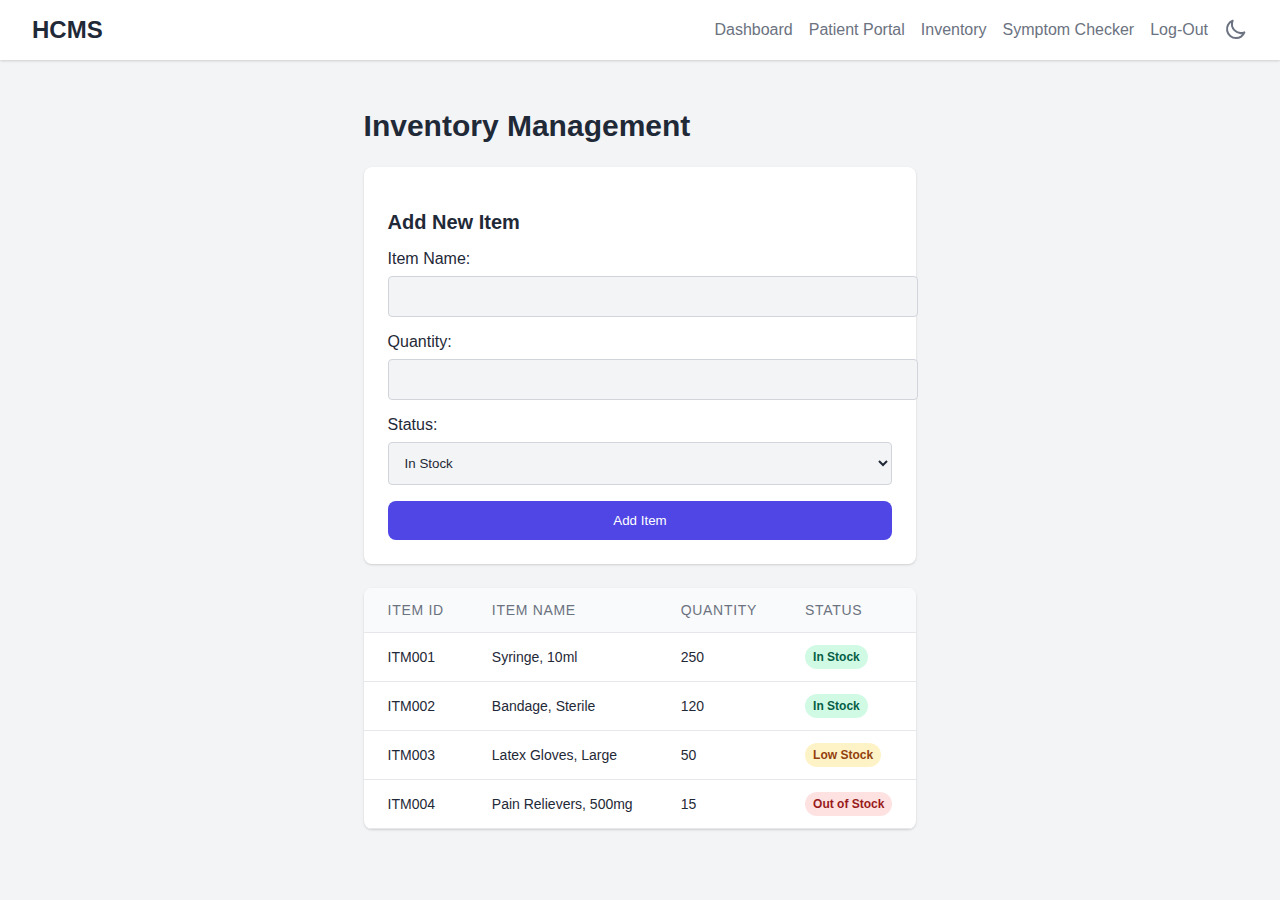
<file: HospitalClinicManagementSystem/inventory.html>
<!DOCTYPE html>
<html lang="en">
<head>
    <meta charset="UTF-8">
    <meta name="viewport" content="width=device-width, initial-scale=1.0">
    <title>Inventory Management - HCMS</title>
    <style>
        :root {
            --primary-color: #4f46e5;
            --primary-hover-color: #4338ca;
            --background-color: #f3f4f6;
            --card-background-color: #ffffff;
            --text-color-primary: #1f2937;
            --text-color-secondary: #6b7280;
            --success-bg: #d1fae5;
            --success-text: #065f46;
            --error-bg: #fee2e2;
            --error-text: #991b1b;
        }

        body {
            font-family: 'Inter', sans-serif;
            background-color: var(--background-color);
            display: flex;
            flex-direction: column;
            min-height: 100vh;
            margin: 0;
            color: var(--text-color-primary);
            transition: all 0.3s ease;
        }

        body.dark-mode {
            --background-color: #1f2937;
            --card-background-color: #374151;
            --text-color-primary: #f3f4f6;
            --text-color-secondary: #d1d5db;
        }

        .main-container {
            width: 100%;
            max-width: 28rem;
            background-color: var(--card-background-color);
            border-radius: 0.75rem;
            box-shadow: 0 20px 25px -5px rgba(0, 0, 0, 0.1), 0 10px 10px -5px rgba(0, 0, 0, 0.04);
            padding: 2rem;
            display: flex;
            flex-direction: column;
            gap: 1.5rem;
            margin: auto;
        }

        .header {
            background-color: var(--card-background-color);
            box-shadow: 0 1px 3px 0 rgba(0, 0, 0, 0.1), 0 1px 2px 0 rgba(0, 0, 0, 0.06);
            padding: 1rem;
            text-align: center;
        }

        .header .header-content {
            max-width: 100%;
            margin: 0 auto;
            display: flex;
            justify-content: space-between;
            align-items: center;
            padding-left: 1rem;
            padding-right: 1rem;
        }

        .header h1 {
            font-size: 1.5rem;
            font-weight: 700;
            color: var(--text-color-primary);
            margin: 0;
        }

        .header nav {
            display: flex;
            align-items: center;
            gap: 1rem;
        }

        .header nav a {
            color: var(--text-color-secondary);
            transition: color 200ms ease-in-out;
            text-decoration: none;
        }

        .header nav a:hover {
            color: var(--text-color-primary);
        }

        .header nav button {
            background-color: transparent;
            border: none;
            padding: 0;
            cursor: pointer;
            color: var(--text-color-secondary);
        }

        .header nav button:hover {
            color: var(--text-color-primary);
        }

        .main-content {
            max-width: 100%;
            margin: 0 auto;
            padding: 1.5rem;
        }

        .main-content h2 {
            font-size: 1.875rem;
            font-weight: 700;
            margin-bottom: 1.5rem;
            color: var(--text-color-primary);
        }
        
        .add-item-form-container {
            background-color: var(--card-background-color);
            box-shadow: 0 1px 3px 0 rgba(0, 0, 0, 0.1), 0 1px 2px 0 rgba(0, 0, 0, 0.06);
            border-radius: 0.5rem;
            padding: 1.5rem;
            margin-bottom: 1.5rem;
        }

        .add-item-form h3 {
            font-size: 1.25rem;
            font-weight: 600;
            margin-bottom: 1rem;
        }

        .form-group {
            margin-bottom: 1rem;
        }

        .form-group label {
            display: block;
            margin-bottom: 0.5rem;
            font-weight: 500;
        }

        .form-group input,
        .form-group select {
            width: 100%;
            padding: 0.75rem;
            border-radius: 0.25rem;
            border: 1px solid #d1d5db;
            background-color: var(--background-color);
            color: var(--text-color-primary);
        }

        .form-group input:focus,
        .form-group select:focus {
            outline: 2px solid var(--primary-color);
            border-color: transparent;
        }

        .submit-btn {
            background-color: var(--primary-color);
            color: white;
            border: none;
            padding: 0.75rem 1.5rem;
            border-radius: 0.5rem;
            width: 100%;
            cursor: pointer;
            transition: background-color 0.2s;
        }

        .submit-btn:hover {
            background-color: var(--primary-hover-color);
        }

        .table-container {
            background-color: var(--card-background-color);
            box-shadow: 0 1px 3px 0 rgba(0, 0, 0, 0.1), 0 1px 2px 0 rgba(0, 0, 0, 0.06);
            border-radius: 0.5rem;
            overflow: hidden;
        }

        .data-table {
            width: 100%;
            border-collapse: collapse;
        }

        .data-table thead {
            background-color: #f9fafb;
        }

        .data-table th, .data-table td {
            padding: 0.75rem 1.5rem;
            text-align: left;
            font-size: 0.875rem;
            line-height: 1.25rem;
            border-bottom: 1px solid #e5e7eb;
        }

        .data-table th {
            font-weight: 500;
            color: #6b7280;
            text-transform: uppercase;
            letter-spacing: 0.05em;
        }

        .data-table td {
            color: #1f2937;
            font-weight: 500;
        }

        .data-table tbody tr:hover {
            background-color: #f3f4f6;
        }

        .status-badge {
            display: inline-flex;
            padding: 0.25rem 0.5rem;
            border-radius: 9999px;
            font-size: 0.75rem;
            font-weight: 600;
            line-height: 1rem;
        }

        .status-badge.green {
            background-color: #d1fae5;
            color: #065f46;
        }

        .status-badge.yellow {
            background-color: #fef3c7;
            color: #92400e;
        }

        .status-badge.red {
            background-color: #fee2e2;
            color: #991b1b;
        }

        .dark-mode-toggle {
            padding: 0.5rem;
            border-radius: 9999px;
            color: #6b7280;
            background-color: transparent;
            border: none;
            cursor: pointer;
        }

        .dark-mode-toggle:hover {
            background-color: #f3f4f6;
        }

        .dark-mode-toggle svg {
            height: 1.5rem;
            width: 1.5rem;
            stroke: currentColor;
            fill: none;
        }
    </style>
</head>
<body>

    <header class="header">
        <div class="header-content">
            <h1>HCMS</h1>
            <nav>
                <a href="staff-dashboard.html">Dashboard</a>
                <a href="patient-portal.html">Patient Portal</a>
                <a href="inventory.html">Inventory</a>
                <a href="symptom-checker.html">Symptom Checker</a>
                <a href="index.html">Log-Out</a>
                <button id="dark-mode-toggle" class="dark-mode-toggle">
                    <svg viewBox="0 0 24 24">
                        <path stroke-linecap="round" stroke-linejoin="round" stroke-width="2" d="M20.354 15.354A9 9 0 018.646 3.646 9.003 9.003 0 0012 21a9.003 9.003 0 008.354-5.646z" />
                    </svg>
                </button>
            </nav>
        </div>
    </header>

    <main class="main-content">
        <div>
            <h2>Inventory Management</h2>
            
            <!-- Form to add new inventory items -->
            <div class="add-item-form-container">
                <form id="add-item-form" class="add-item-form">
                    <h3>Add New Item</h3>
                    <div class="form-group">
                        <label for="item-name">Item Name:</label>
                        <input type="text" id="item-name" required>
                    </div>
                    <div class="form-group">
                        <label for="item-quantity">Quantity:</label>
                        <input type="number" id="item-quantity" required>
                    </div>
                    <div class="form-group">
                        <label for="item-status">Status:</label>
                        <select id="item-status" required>
                            <option value="green">In Stock</option>
                            <option value="yellow">Low Stock</option>
                            <option value="red">Out of Stock</option>
                        </select>
                    </div>
                    <button type="submit" class="submit-btn">Add Item</button>
                </form>
            </div>

            <!-- Inventory table -->
            <div class="table-container">
                <table class="data-table">
                    <thead>
                        <tr>
                            <th>Item ID</th>
                            <th>Item Name</th>
                            <th>Quantity</th>
                            <th>Status</th>
                        </tr>
                    </thead>
                    <tbody id="inventory-table-body">
                        <tr>
                            <td>ITM001</td>
                            <td>Syringe, 10ml</td>
                            <td>250</td>
                            <td><span class="status-badge green">In Stock</span></td>
                        </tr>
                        <tr>
                            <td>ITM002</td>
                            <td>Bandage, Sterile</td>
                            <td>120</td>
                            <td><span class="status-badge green">In Stock</span></td>
                        </tr>
                        <tr>
                            <td>ITM003</td>
                            <td>Latex Gloves, Large</td>
                            <td>50</td>
                            <td><span class="status-badge yellow">Low Stock</span></td>
                        </tr>
                        <tr>
                            <td>ITM004</td>
                            <td>Pain Relievers, 500mg</td>
                            <td>15</td>
                            <td><span class="status-badge red">Out of Stock</span></td>
                        </tr>
                    </tbody>
                </table>
            </div>
        </div>
    </main>
    
    <script>
        // Get references to the form and table body
        const addItemForm = document.getElementById('add-item-form');
        const inventoryTableBody = document.getElementById('inventory-table-body');
        
        // Add a submit event listener to the form
        addItemForm.addEventListener('submit', (e) => {
            // Prevent the default form submission behavior
            e.preventDefault();

            // Get values from the form inputs
            const itemName = document.getElementById('item-name').value;
            const itemQuantity = document.getElementById('item-quantity').value;
            const itemStatus = document.getElementById('item-status').value;

            // Check if any fields are empty
            if (!itemName || !itemQuantity) {
                // In a real application, you'd show an error message to the user here.
                console.error("All fields must be filled out.");
                return;
            }

            // Get the current number of rows to generate a new item ID
            const newIdNumber = inventoryTableBody.rows.length + 1;
            const newItemId = `ITM${String(newIdNumber).padStart(3, '0')}`;
            
            // Create a new table row element
            const newRow = document.createElement('tr');
            
            // Create table cells for the new item's data
            const idCell = document.createElement('td');
            idCell.textContent = newItemId;
            
            const nameCell = document.createElement('td');
            nameCell.textContent = itemName;

            const quantityCell = document.createElement('td');
            quantityCell.textContent = itemQuantity;
            
            const statusCell = document.createElement('td');
            const statusBadge = document.createElement('span');
            statusBadge.classList.add('status-badge', itemStatus);
            
            // Set the text for the status badge based on the selected value
            if (itemStatus === 'green') {
                statusBadge.textContent = 'In Stock';
            } else if (itemStatus === 'yellow') {
                statusBadge.textContent = 'Low Stock';
            } else {
                statusBadge.textContent = 'Out of Stock';
            }
            statusCell.appendChild(statusBadge);

            // Append the new cells to the new row
            newRow.appendChild(idCell);
            newRow.appendChild(nameCell);
            newRow.appendChild(quantityCell);
            newRow.appendChild(statusCell);
            
            // Append the new row to the table body
            inventoryTableBody.appendChild(newRow);
            
            // Reset the form for the next entry
            addItemForm.reset();
        });

        // Dark mode toggle functionality
        const darkModeToggle = document.getElementById('dark-mode-toggle');
        const body = document.body;
        
        darkModeToggle.addEventListener('click', () => {
            body.classList.toggle('dark-mode');
        });

    </script>

</body>
</html>
</file>
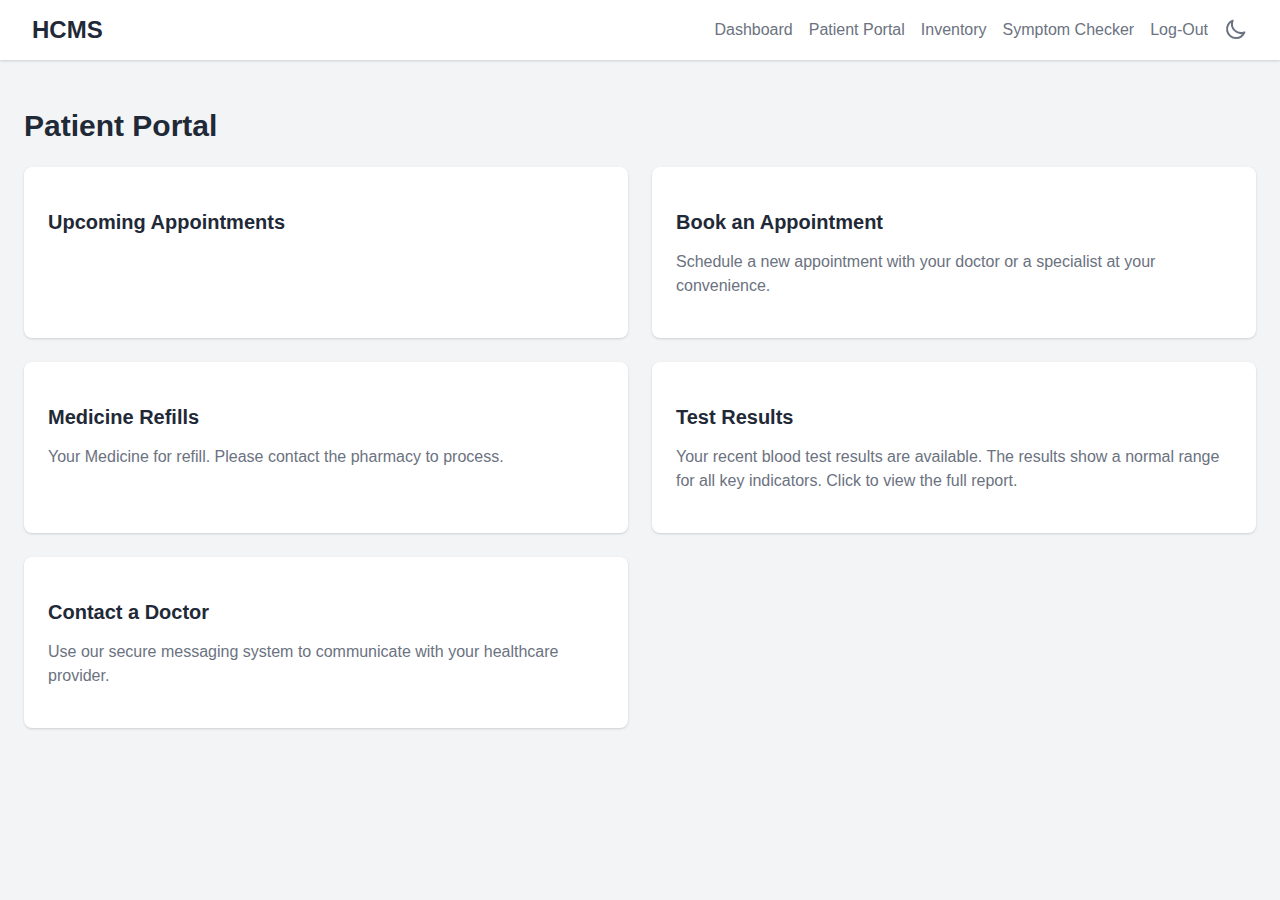
<file: HospitalClinicManagementSystem/patient-portal.html>
<!DOCTYPE html>
<html lang="en">
<head>
    <meta charset="UTF-8">
    <meta name="viewport" content="width=device-width, initial-scale=1.0">
    <title>Patient Portal - HCMS</title>
    <style>
        :root {
            --primary-color: #4f46e5;
            --primary-hover-color: #4338ca;
            --background-color: #f3f4f6;
            --card-background-color: #ffffff;
            --text-color-primary: #1f2937;
            --text-color-secondary: #6b7280;
            --success-bg: #d1fae5;
            --success-text: #065f46;
            --error-bg: #fee2e2;
            --error-text: #991b1b;
            --modal-bg: rgba(0, 0, 0, 0.5);
        }

        body {
            font-family: 'Inter', sans-serif;
            background-color: var(--background-color);
            display: flex;
            flex-direction: column;
            min-height: 100vh;
            margin: 0;
            color: var(--text-color-primary);
            transition: all 0.3s ease;
        }

        body.dark-mode {
            --background-color: #1f2937;
            --card-background-color: #374151;
            --text-color-primary: #f3f4f6;
            --text-color-secondary: #d1d5db;
        }
        
        .main-container {
            width: 100%;
            max-width: 28rem;
            background-color: var(--card-background-color);
            border-radius: 0.75rem;
            box-shadow: 0 20px 25px -5px rgba(0, 0, 0, 0.1), 0 10px 10px -5px rgba(0, 0, 0, 0.04);
            padding: 2rem;
            display: flex;
            flex-direction: column;
            gap: 1.5rem;
            margin: auto;
        }
        
        .header {
            background-color: var(--card-background-color);
            box-shadow: 0 1px 3px 0 rgba(0, 0, 0, 0.1), 0 1px 2px 0 rgba(0, 0, 0, 0.06);
            padding: 1rem;
            text-align: center;
        }

        .header .header-content {
            max-width: 100%;
            margin: 0 auto;
            display: flex;
            justify-content: space-between;
            align-items: center;
            padding-left: 1rem;
            padding-right: 1rem;
        }
        
        .header h1 {
            font-size: 1.5rem;
            font-weight: 700;
            color: var(--text-color-primary);
            margin: 0;
        }
        
        .header nav {
            display: flex;
            align-items: center;
            gap: 1rem;
        }
        
        .header nav a {
            color: var(--text-color-secondary);
            transition: color 200ms ease-in-out;
            text-decoration: none;
        }

        .header nav a:hover {
            color: var(--text-color-primary);
        }

        .header nav button {
            background-color: transparent;
            border: none;
            padding: 0;
            cursor: pointer;
            color: var(--text-color-secondary);
        }
        
        .header nav button:hover {
            color: var(--text-color-primary);
        }

        .main-content {
            max-width: 100%;
            margin: 0 auto;
            padding: 1.5rem;
        }
        
        .main-content h2 {
            font-size: 1.875rem;
            font-weight: 700;
            margin-bottom: 1.5rem;
            color: var(--text-color-primary);
        }

        .card-grid {
            display: grid;
            gap: 1.5rem;
            grid-template-columns: repeat(1, minmax(0, 1fr));
        }

        @media (min-width: 640px) {
            .card-grid {
                grid-template-columns: repeat(2, minmax(0, 1fr));
            }
        }
        
        .card {
            background-color: var(--card-background-color);
            padding: 1.5rem;
            border-radius: 0.5rem;
            box-shadow: 0 1px 3px 0 rgba(0, 0, 0, 0.1), 0 1px 2px 0 rgba(0, 0, 0, 0.06);
            cursor: pointer;
            transition: transform 0.2s;
        }
        
        .card:hover {
            transform: translateY(-5px);
        }

        .card h3 {
            font-size: 1.25rem;
            font-weight: 600;
            margin-bottom: 0.5rem;
            color: var(--text-color-primary);
        }
        
        .card p {
            color: var(--text-color-secondary);
            line-height: 1.5rem;
        }
        
        /* Modal styles */
        .modal-overlay {
            position: fixed;
            top: 0;
            left: 0;
            width: 100%;
            height: 100%;
            background-color: var(--modal-bg);
            display: flex;
            justify-content: center;
            align-items: center;
            visibility: hidden;
            opacity: 0;
            transition: visibility 0s, opacity 0.3s;
            z-index: 1000;
        }

        .modal-overlay.visible {
            visibility: visible;
            opacity: 1;
        }

        .modal-content {
            background-color: var(--card-background-color);
            padding: 2rem;
            border-radius: 0.75rem;
            width: 90%;
            max-width: 400px;
            box-shadow: 0 25px 50px -12px rgba(0, 0, 0, 0.25);
            position: relative;
        }
        
        .modal-header {
            display: flex;
            justify-content: space-between;
            align-items: center;
            margin-bottom: 1.5rem;
        }

        .modal-header h3 {
            margin: 0;
        }
        
        .modal-close-btn {
            background: none;
            border: none;
            font-size: 1.5rem;
            cursor: pointer;
            color: var(--text-color-secondary);
        }
        
        .form-group {
            margin-bottom: 1rem;
        }
        
        .form-group label {
            display: block;
            margin-bottom: 0.5rem;
            color: var(--text-color-primary);
        }
        
        .form-group select,
        .form-group input {
            width: 100%;
            padding: 0.75rem;
            border-radius: 0.25rem;
            border: 1px solid #d1d5db;
            background-color: var(--card-background-color);
            color: var(--text-color-primary);
        }

        .form-group select:focus,
        .form-group input:focus {
            outline: 2px solid var(--primary-color);
            border-color: transparent;
        }
        
        .submit-btn {
            background-color: var(--primary-color);
            color: white;
            border: none;
            padding: 0.75rem 1.5rem;
            border-radius: 0.5rem;
            width: 100%;
            cursor: pointer;
            transition: background-color 0.2s;
        }

        .submit-btn:hover {
            background-color: var(--primary-hover-color);
        }

        /* Message box styles */
        #message-box {
            position: fixed;
            bottom: 1rem;
            left: 50%;
            transform: translateX(-50%);
            padding: 1rem 1.5rem;
            border-radius: 0.5rem;
            box-shadow: 0 4px 6px -1px rgba(0, 0, 0, 0.1), 0 2px 4px -1px rgba(0, 0, 0, 0.06);
            display: none;
            z-index: 1001;
        }

        #message-box.success {
            background-color: var(--success-bg);
            color: var(--success-text);
        }
        
        #message-box.error {
            background-color: var(--error-bg);
            color: var(--error-text);
        }

        /* Toggle styles for appointments list */
        #upcoming-appointments-list.collapsed {
            max-height: 0;
            overflow: hidden;
            padding: 0;
            margin: 0;
            opacity: 0;
            transition: max-height 0.3s ease-out, padding 0.3s ease-out, opacity 0.3s ease-out;
        }

        #upcoming-appointments-list:not(.collapsed) {
            max-height: 500px; /* A value large enough for a smooth transition */
            opacity: 1;
            padding-top: 0.5rem;
            padding-bottom: 0.5rem;
            transition: max-height 0.3s ease-in, padding 0.3s ease-in, opacity 0.3s ease-in;
        }
        
    </style>
</head>
<body>

    <!-- This is the main header section -->
    <header class="header">
        <div class="header-content">
            <h1>HCMS</h1>
            <nav>
                <a href="staff-dashboard.html">Dashboard</a>
                <a href="patient-portal.html">Patient Portal</a>
                <a href="inventory.html">Inventory</a>
                <a href="symptom-checker.html">Symptom Checker</a>
                <a href="index.html">Log-Out</a>
                <button id="dark-mode-toggle" class="dark-mode-toggle">
                    <svg xmlns="http://www.w3.org/2000/svg" width="24" height="24" viewBox="0 0 24 24" fill="none" stroke="currentColor" stroke-width="2" stroke-linecap="round" stroke-linejoin="round">
                        <path d="M20.354 15.354A9 9 0 018.646 3.646 9.003 9.003 0 0012 21a9.003 9.003 0 008.354-5.646z" />
                    </svg>
                </button>
            </nav>
        </div>
    </header>

    <!-- This is the main content area for the patient portal -->
    <main class="main-content">
        <div class="px-4 py-6">
            <h2>Patient Portal</h2>
            <div class="card-grid">
                
                <!-- Card for Upcoming Appointments -->
                <div class="card" id="upcoming-appointments-card">
                    <h3>Upcoming Appointments</h3>
                    <!-- This is where the appointments will be displayed -->
                    <div id="upcoming-appointments-list" class="collapsed">
                        <p>No upcoming appointments.</p>
                    </div>
                </div>
                
                <!-- Card for Booking an Appointment -->
                <div class="card" id="book-appointment-card">
                    <h3>Book an Appointment</h3>
                    <p>Schedule a new appointment with your doctor or a specialist at your convenience.</p>
                </div>

                <!-- Card for Medicine Refills -->
                <div class="card">
                    <h3>Medicine Refills</h3>
                    <p>Your Medicine for refill. Please contact the pharmacy to process.</p>
                </div>

                <!-- Card for Test Results -->
                <div class="card">
                    <h3>Test Results</h3>
                    <!-- Updated with a demo result -->
                    <p>Your recent blood test results are available. The results show a normal range for all key indicators. Click to view the full report.</p>
                </div>

                <!-- Card for Contacting a Doctor -->
                <div class="card">
                    <h3>Contact a Doctor</h3>
                    <p>Use our secure messaging system to communicate with your healthcare provider.</p>
                </div>
                
            </div>
        </div>
    </main>

    <!-- Appointment Booking Modal -->
    <div class="modal-overlay" id="booking-modal">
        <div class="modal-content">
            <div class="modal-header">
                <h3>Book an Appointment</h3>
                <button class="modal-close-btn" id="close-modal-btn">&times;</button>
            </div>
            <form id="booking-form">
                <div class="form-group">
                    <label for="doctor-select">Select Doctor:</label>
                    <select id="doctor-select" required>
                        <option value="">-- Choose a doctor --</option>
                        <option value="Dr. Smith">Dr. Smith</option>
                        <option value="Dr. Jones">Dr. Jones</option>
                        <option value="Dr. Williams">Dr. Williams</option>
                    </select>
                </div>
                <div class="form-group">
                    <label for="appointment-date">Select Date:</label>
                    <input type="date" id="appointment-date" required>
                </div>
                <div class="form-group">
                    <label for="appointment-time">Select Time:</label>
                    <input type="time" id="appointment-time" required>
                </div>
                <button type="submit" class="submit-btn">Book Appointment</button>
            </form>
        </div>
    </div>

    <!-- Custom message box for success/error messages -->
    <div id="message-box" role="status"></div>

    <script>
        // Get references to elements
        const darkModeToggle = document.getElementById('dark-mode-toggle');
        const body = document.body;
        const bookAppointmentCard = document.getElementById('book-appointment-card');
        const upcomingAppointmentsCard = document.getElementById('upcoming-appointments-card');
        const upcomingAppointmentsList = document.getElementById('upcoming-appointments-list');
        const bookingModal = document.getElementById('booking-modal');
        const closeModalBtn = document.getElementById('close-modal-btn');
        const bookingForm = document.getElementById('booking-form');
        const messageBox = document.getElementById('message-box');

        // Store appointments in a simple array
        let appointments = [];

        // Dark mode toggle functionality
        darkModeToggle.addEventListener('click', () => {
            body.classList.toggle('dark-mode');
        });

        // Show the booking modal
        bookAppointmentCard.addEventListener('click', () => {
            bookingModal.classList.add('visible');
        });

        // Hide the booking modal
        closeModalBtn.addEventListener('click', () => {
            bookingModal.classList.remove('visible');
        });

        // Toggle the upcoming appointments list visibility
        upcomingAppointmentsCard.addEventListener('click', () => {
            upcomingAppointmentsList.classList.toggle('collapsed');
        });

        // Function to render the list of appointments
        function renderAppointments() {
            // Clear the existing list
            upcomingAppointmentsList.innerHTML = '';

            if (appointments.length === 0) {
                upcomingAppointmentsList.innerHTML = '<p>No upcoming appointments.</p>';
            } else {
                appointments.forEach(appointment => {
                    const p = document.createElement('p');
                    p.textContent = `You have a check-up with ${appointment.doctor} on ${appointment.date} at ${appointment.time}.`;
                    upcomingAppointmentsList.appendChild(p);
                });
            }
        }

        // Handle form submission
        bookingForm.addEventListener('submit', (e) => {
            e.preventDefault(); // Prevent default form submission

            const doctor = document.getElementById('doctor-select').value;
            const date = document.getElementById('appointment-date').value;
            const time = document.getElementById('appointment-time').value;

            // Simulate booking an appointment
            if (doctor && date && time) {
                // Add the new appointment to our array
                appointments.push({ doctor, date, time });
                
                // Update the display
                renderAppointments();

                showMessage(`Appointment booked successfully with ${doctor} on ${date} at ${time}.`, 'success');
                bookingForm.reset();
                bookingModal.classList.remove('visible');
            } else {
                showMessage('Please fill out all the fields.', 'error');
            }
        });

        // Function to show a custom message box
        function showMessage(message, type) {
            messageBox.textContent = message;
            messageBox.className = ''; // Clear previous classes
            messageBox.classList.add(type);
            messageBox.style.display = 'block';

            setTimeout(() => {
                messageBox.style.display = 'none';
            }, 3000); // Hide after 3 seconds
        }
        
        // Initial render when the page loads
        document.addEventListener('DOMContentLoaded', () => {
             renderAppointments();
        });
    </script>
</body>
</html>
</file>
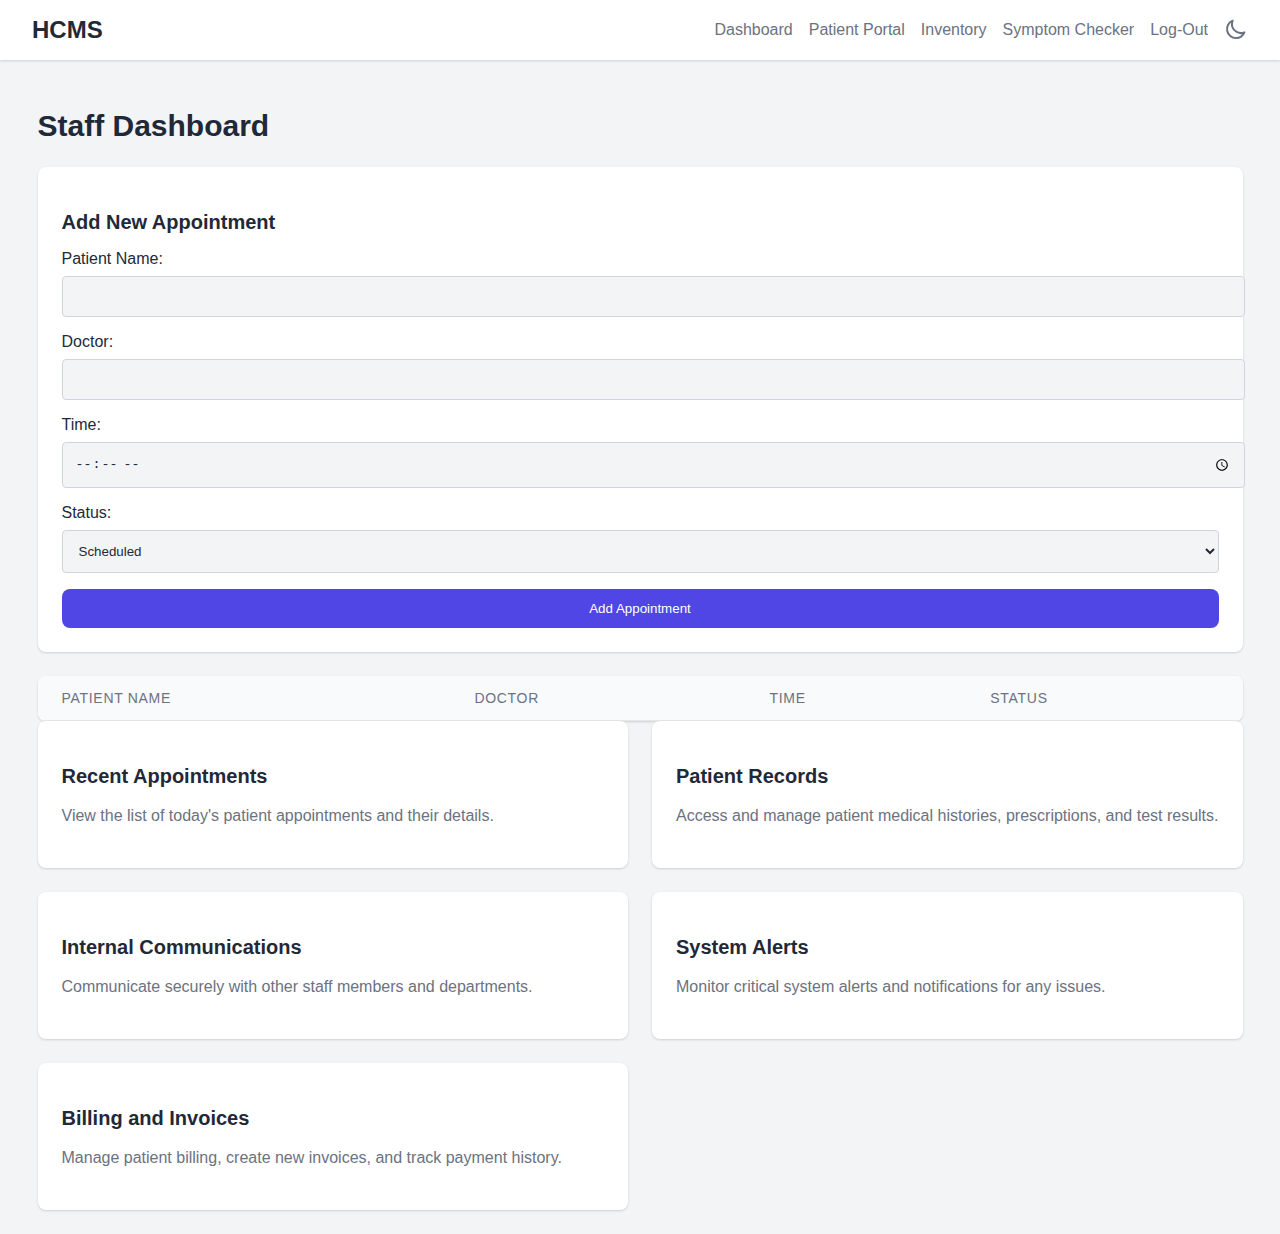
<file: HospitalClinicManagementSystem/staff-dashboard.html>
<!DOCTYPE html>
<html lang="en">
<head>
    <meta charset="UTF-8">
    <meta name="viewport" content="width=device-width, initial-scale=1.0">
    <title>Staff Dashboard - HCMS</title>
    <style>
        :root {
            --primary-color: #4f46e5;
            --primary-hover-color: #4338ca;
            --background-color: #f3f4f6;
            --card-background-color: #ffffff;
            --text-color-primary: #1f2937;
            --text-color-secondary: #6b7280;
            --success-bg: #d1fae5;
            --success-text: #065f46;
            --error-bg: #fee2e2;
            --error-text: #991b1b;
        }

        body {
            font-family: 'Inter', sans-serif;
            background-color: var(--background-color);
            display: flex;
            flex-direction: column;
            min-height: 100vh;
            margin: 0;
            color: var(--text-color-primary);
            transition: all 0.3s ease;
        }

        .dark-mode {
            --background-color: #1f2937;
            --card-background-color: #374151;
            --text-color-primary: #f3f4f6;
            --text-color-secondary: #d1d5db;
        }
        
        .main-container {
            width: 100%;
            max-width: 28rem;
            background-color: var(--card-background-color);
            border-radius: 0.75rem;
            box-shadow: 0 20px 25px -5px rgba(0, 0, 0, 0.1), 0 10px 10px -5px rgba(0, 0, 0, 0.04);
            padding: 2rem;
            display: flex;
            flex-direction: column;
            gap: 1.5rem;
            margin: auto;
        }
        
        .header {
            background-color: var(--card-background-color);
            box-shadow: 0 1px 3px 0 rgba(0, 0, 0, 0.1), 0 1px 2px 0 rgba(0, 0, 0, 0.06);
            padding: 1rem;
            text-align: center;
        }
        
        .header .header-content {
            max-width: 100%;
            margin: 0 auto;
            display: flex;
            justify-content: space-between;
            align-items: center;
            padding-left: 1rem;
            padding-right: 1rem;
        }
        
        .header h1 {
            font-size: 1.5rem;
            font-weight: 700;
            color: var(--text-color-primary);
            margin: 0;
        }
        
        .header nav {
            display: flex;
            align-items: center;
            gap: 1rem;
        }

        .header nav a {
            color: var(--text-color-secondary);
            transition: color 200ms ease-in-out;
            text-decoration: none;
        }

        .header nav a:hover {
            color: var(--text-color-primary);
        }

        .header nav button {
            background-color: transparent;
            border: none;
            padding: 0;
            cursor: pointer;
            color: var(--text-color-secondary);
        }

        .header nav button:hover {
            color: var(--text-color-primary);
        }
        
        .main-content {
            max-width: 100%;
            margin: 0 auto;
            padding: 1.5rem;
        }

        .main-content h2 {
            font-size: 1.875rem;
            font-weight: 700;
            margin-bottom: 1.5rem;
            color: var(--text-color-primary);
        }
        
        .card-grid {
            display: grid;
            gap: 1.5rem;
            grid-template-columns: repeat(1, minmax(0, 1fr));
        }

        @media (min-width: 640px) {
            .card-grid {
                grid-template-columns: repeat(2, minmax(0, 1fr));
            }
        }
        
        .card {
            background-color: var(--card-background-color);
            padding: 1.5rem;
            border-radius: 0.5rem;
            box-shadow: 0 1px 3px 0 rgba(0, 0, 0, 0.1), 0 1px 2px 0 rgba(0, 0, 0, 0.06);
            transition: transform 0.2s ease-in-out;
            cursor: pointer;
        }

        .card:hover {
            transform: translateY(-5px);
        }

        .card h3 {
            font-size: 1.25rem;
            font-weight: 600;
            margin-bottom: 0.5rem;
            color: var(--text-color-primary);
        }
        
        .card p {
            color: var(--text-color-secondary);
            line-height: 1.5rem;
        }
        
        .dark-mode-toggle {
            padding: 0.5rem;
            border-radius: 9999px;
            color: #6b7280;
            background-color: transparent;
            border: none;
            cursor: pointer;
        }
        
        .dark-mode-toggle:hover {
            background-color: #f3f4f6;
        }

        .dark-mode-toggle svg {
            height: 1.5rem;
            width: 1.5rem;
            stroke: currentColor;
            fill: none;
        }

        /* Styles for the new form and table */
        .add-item-form-container {
            background-color: var(--card-background-color);
            box-shadow: 0 1px 3px 0 rgba(0, 0, 0, 0.1), 0 1px 2px 0 rgba(0, 0, 0, 0.06);
            border-radius: 0.5rem;
            padding: 1.5rem;
            margin-bottom: 1.5rem;
        }

        .add-item-form h3 {
            font-size: 1.25rem;
            font-weight: 600;
            margin-bottom: 1rem;
        }

        .form-group {
            margin-bottom: 1rem;
        }

        .form-group label {
            display: block;
            margin-bottom: 0.5rem;
            font-weight: 500;
        }

        .form-group input,
        .form-group select {
            width: 100%;
            padding: 0.75rem;
            border-radius: 0.25rem;
            border: 1px solid #d1d5db;
            background-color: var(--background-color);
            color: var(--text-color-primary);
        }

        .submit-btn {
            background-color: var(--primary-color);
            color: white;
            border: none;
            padding: 0.75rem 1.5rem;
            border-radius: 0.5rem;
            width: 100%;
            cursor: pointer;
            transition: background-color 0.2s;
        }

        .submit-btn:hover {
            background-color: var(--primary-hover-color);
        }

        .table-container {
            background-color: var(--card-background-color);
            box-shadow: 0 1px 3px 0 rgba(0, 0, 0, 0.1), 0 1px 2px 0 rgba(0, 0, 0, 0.06);
            border-radius: 0.5rem;
            overflow: hidden;
        }

        .data-table {
            width: 100%;
            border-collapse: collapse;
        }

        .data-table thead {
            background-color: #f9fafb;
        }

        .data-table th, .data-table td {
            padding: 0.75rem 1.5rem;
            text-align: left;
            font-size: 0.875rem;
            line-height: 1.25rem;
            border-bottom: 1px solid #e5e7eb;
        }

        .data-table th {
            font-weight: 500;
            color: #6b7280;
            text-transform: uppercase;
            letter-spacing: 0.05em;
        }

        .data-table td {
            color: #1f2937;
            font-weight: 500;
        }

        .data-table tbody tr:hover {
            background-color: #f3f4f6;
        }
    </style>
</head>
<body>

    <header class="header">
        <div class="header-content">
            <h1>HCMS</h1>
            <nav>
                <a href="staff-dashboard.html">Dashboard</a>
                <a href="patient-portal.html">Patient Portal</a>
                <a href="inventory.html">Inventory</a>
                <a href="symptom-checker.html">Symptom Checker</a>
                <a href="index.html">Log-Out</a>
                <button id="dark-mode-toggle" class="dark-mode-toggle">
                    <svg viewBox="0 0 24 24">
                        <path stroke-linecap="round" stroke-linejoin="round" stroke-width="2" d="M20.354 15.354A9 9 0 018.646 3.646 9.003 9.003 0 0012 21a9.003 9.003 0 008.354-5.646z" />
                    </svg>
                </button>
            </nav>
        </div>
    </header>

    <main class="main-content">
        <div class="px-4 py-6">
            <h2>Staff Dashboard</h2>
            
            <!-- Form to insert new appointments -->
            <div class="add-item-form-container">
                <form id="add-appointment-form" class="add-item-form">
                    <h3>Add New Appointment</h3>
                    <div class="form-group">
                        <label for="patient-name">Patient Name:</label>
                        <input type="text" id="patient-name" required>
                    </div>
                    <div class="form-group">
                        <label for="doctor">Doctor:</label>
                        <input type="text" id="doctor" required>
                    </div>
                    <div class="form-group">
                        <label for="time">Time:</label>
                        <input type="time" id="time" required>
                    </div>
                    <div class="form-group">
                        <label for="appointment-status">Status:</label>
                        <select id="appointment-status" required>
                            <option value="Scheduled">Scheduled</option>
                            <option value="Completed">Completed</option>
                            <option value="Canceled">Canceled</option>
                        </select>
                    </div>
                    <button type="submit" class="submit-btn">Add Appointment</button>
                </form>
            </div>

            <!-- Table to display appointments -->
            <div class="table-container">
                <table class="data-table">
                    <thead>
                        <tr>
                            <th>Patient Name</th>
                            <th>Doctor</th>
                            <th>Time</th>
                            <th>Status</th>
                        </tr>
                    </thead>
                    <tbody id="appointments-table-body">
                        <!-- New rows will be added here by JavaScript -->
                    </tbody>
                </table>
            </div>

            <!-- Original dashboard cards are still present -->
            <div class="card-grid">
                <div class="card">
                    <h3>Recent Appointments</h3>
                    <p>View the list of today's patient appointments and their details.</p>
                </div>
                <div class="card">
                    <h3>Patient Records</h3>
                    <p>Access and manage patient medical histories, prescriptions, and test results.</p>
                </div>
                <div class="card">
                    <h3>Internal Communications</h3>
                    <p>Communicate securely with other staff members and departments.</p>
                </div>
                <div class="card">
                    <h3>System Alerts</h3>
                    <p>Monitor critical system alerts and notifications for any issues.</p>
                </div>
                <div class="card">
                    <h3>Billing and Invoices</h3>
                    <p>Manage patient billing, create new invoices, and track payment history.</p>
                </div>
            </div>
        </div>
    </main>

    <script>
        // Dark mode toggle functionality
        const darkModeToggle = document.getElementById('dark-mode-toggle');
        const body = document.body;
        
        darkModeToggle.addEventListener('click', () => {
            body.classList.toggle('dark-mode');
        });

        // Functionality for adding appointments to the table
        const addAppointmentForm = document.getElementById('add-appointment-form');
        const appointmentsTableBody = document.getElementById('appointments-table-body');

        addAppointmentForm.addEventListener('submit', (event) => {
            // Prevent the default form submission that reloads the page
            event.preventDefault();

            // Get values from the form inputs
            const patientName = document.getElementById('patient-name').value;
            const doctor = document.getElementById('doctor').value;
            const time = document.getElementById('time').value;
            const status = document.getElementById('appointment-status').value;

            // Create a new table row element
            const newRow = document.createElement('tr');

            // Set the inner HTML of the new row with the data
            newRow.innerHTML = `
                <td>${patientName}</td>
                <td>${doctor}</td>
                <td>${time}</td>
                <td>${status}</td>
            `;

            // Append the new row to the table body
            appointmentsTableBody.appendChild(newRow);

            // Clear the form fields for the next entry
            addAppointmentForm.reset();
        });
    </script>
</body>
</html>
</file>
